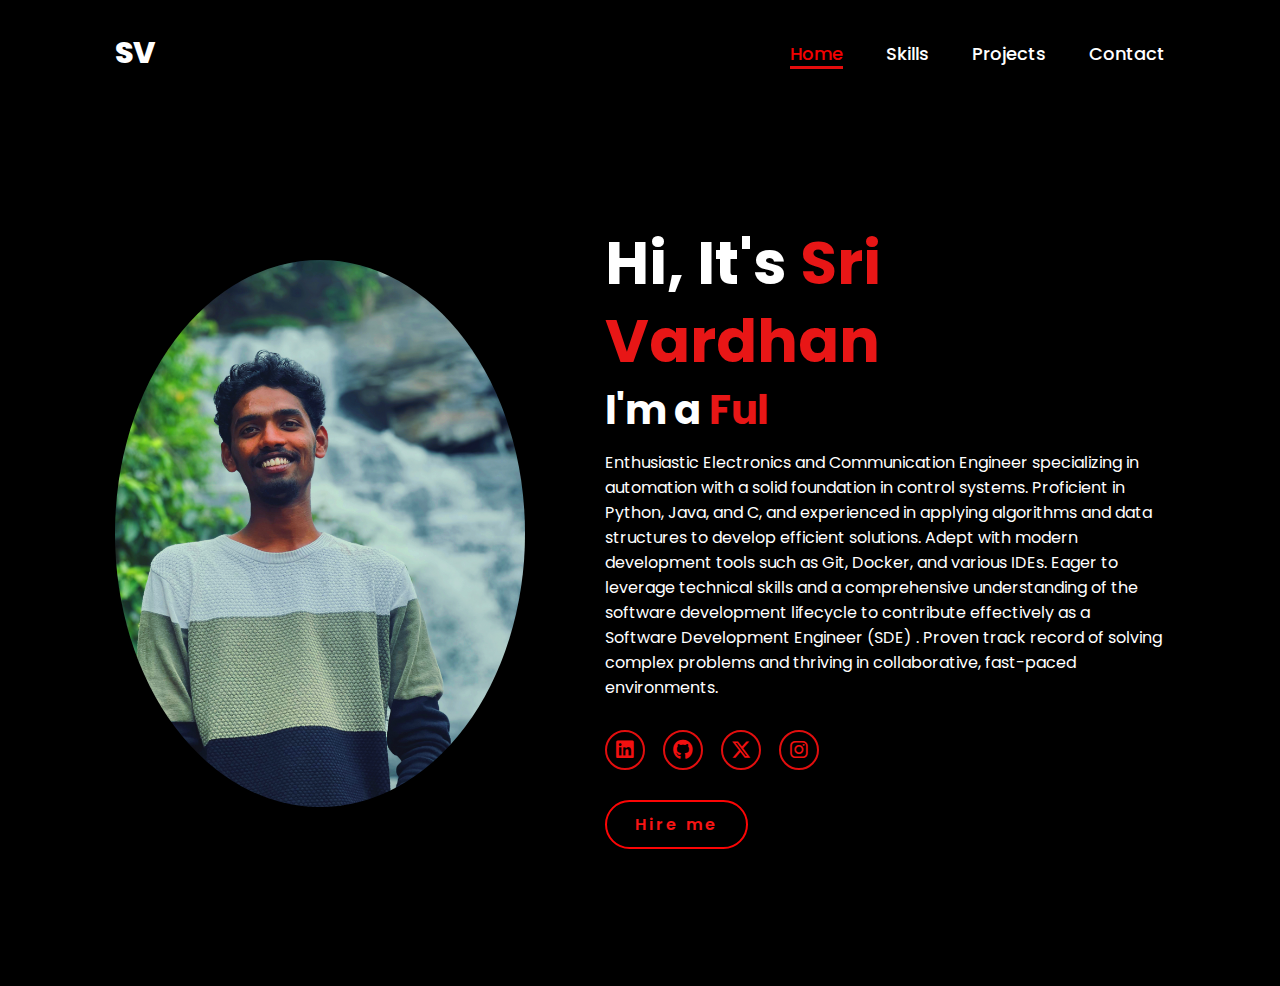
<file: New folder/index.html>
<!DOCTYPE html>
<html lang="en">

<head>
    <meta charset="UTF-8">
    <meta name="viewport" content="width=device-width, initial-scale=1.0">
    <link rel="stylesheet" href="https://cdnjs.cloudflare.com/ajax/libs/font-awesome/6.5.2/css/all.min.css">
    <link rel="stylesheet" href="style.css">
    <title>Portfolio Website</title>
</head>

<body>
    <header>
        <a href="index.html" class="logo">SV</a>
        <div class="hamburger" id="hamburger">
            <i class="fas fa-bars"></i>
        </div>
        <nav>
            <a href="index.html" class="active">Home</a>
            <a href="skills.html">Skills</a>
            <a href="education.html">Projects</a>
            <a href="contact.html">Contact</a>
        </nav>
    </header>
    <section class="home">
        <div class="home-img">
            <img src="main.jpg" alt="">
        </div>
        <div class="home-content">
            <h1>Hi, It's <span>Sri Vardhan</span></h1>
            <h3 class="typing-text">I'm a <span id="typing"></span></h3>
            <script>
                document.addEventListener("DOMContentLoaded", function() {
                    const typingElement = document.getElementById("typing");
                    const words = ["Full stack Developer", "Automation Engineer", "PLC Programmer", "Electronics Engineer",""];
                    let wordIndex = 0;
                    let charIndex = 0;
                    let currentWord = "";
                    let isDeleting = false;

                    function type() {
                        if (isDeleting) {
                            currentWord = words[wordIndex].substring(0, charIndex--);
                        } else {
                            currentWord = words[wordIndex].substring(0, charIndex++);
                        }

                        typingElement.textContent = currentWord;

                        if (!isDeleting && charIndex === words[wordIndex].length) {
                            isDeleting = true;
                            setTimeout(type, 2000);
                        } else if (isDeleting && charIndex === 0) {
                            isDeleting = false;
                            wordIndex = (wordIndex + 1) % words.length;
                            setTimeout(type, 500);
                        } else {
                            setTimeout(type, isDeleting ? 100 : 200);
                        }
                    }

                    type();
                });
            </script>
            <p>Enthusiastic Electronics and Communication Engineer specializing in automation with a solid foundation in control systems. Proficient in Python, Java, and C, and experienced in applying algorithms and data structures to develop efficient solutions. Adept with modern development tools such as Git, Docker, and various IDEs. Eager to leverage technical skills and a comprehensive understanding of the software development lifecycle to contribute effectively as a Software Development Engineer (SDE) . Proven track record of solving complex problems and thriving in collaborative, fast-paced environments.</p>
            </p>
            <div class="social-icons">
                <a href="https://www.linkedin.com/in/p-n-s-sri-vardhan-03179a253/"><i class="fa-brands fa-linkedin"></i></a>
                <a href="https://github.com/Srivardhan06"><i class="fa-brands fa-github"></i></a>
                <a href="https://twitter.com/your-profile"><i class="fa-brands fa-x-twitter"></i></a>
                <a href="https://www.instagram.com/__srivardhan__/"><i class="fa-brands fa-instagram"></i></a>
            </div>
            <a href="#" class="btn">Hire me</a>
            <script>
                document.addEventListener("DOMContentLoaded", function() {
                    document.querySelector(".btn").addEventListener("click", function() {
                        window.location.href = "mailto:srivardhan466@gmail.com?subject=Hiring Inquiry";
                    });
                });
            </script>
        </div>
    </section>
    <script>
        document.addEventListener("DOMContentLoaded", function() {
            const hamburger = document.getElementById("hamburger");
            const nav = document.querySelector("nav");

            hamburger.addEventListener("click", function() {
                nav.classList.toggle("active");
            });
        });
    </script>


</body>

</html>
</file>
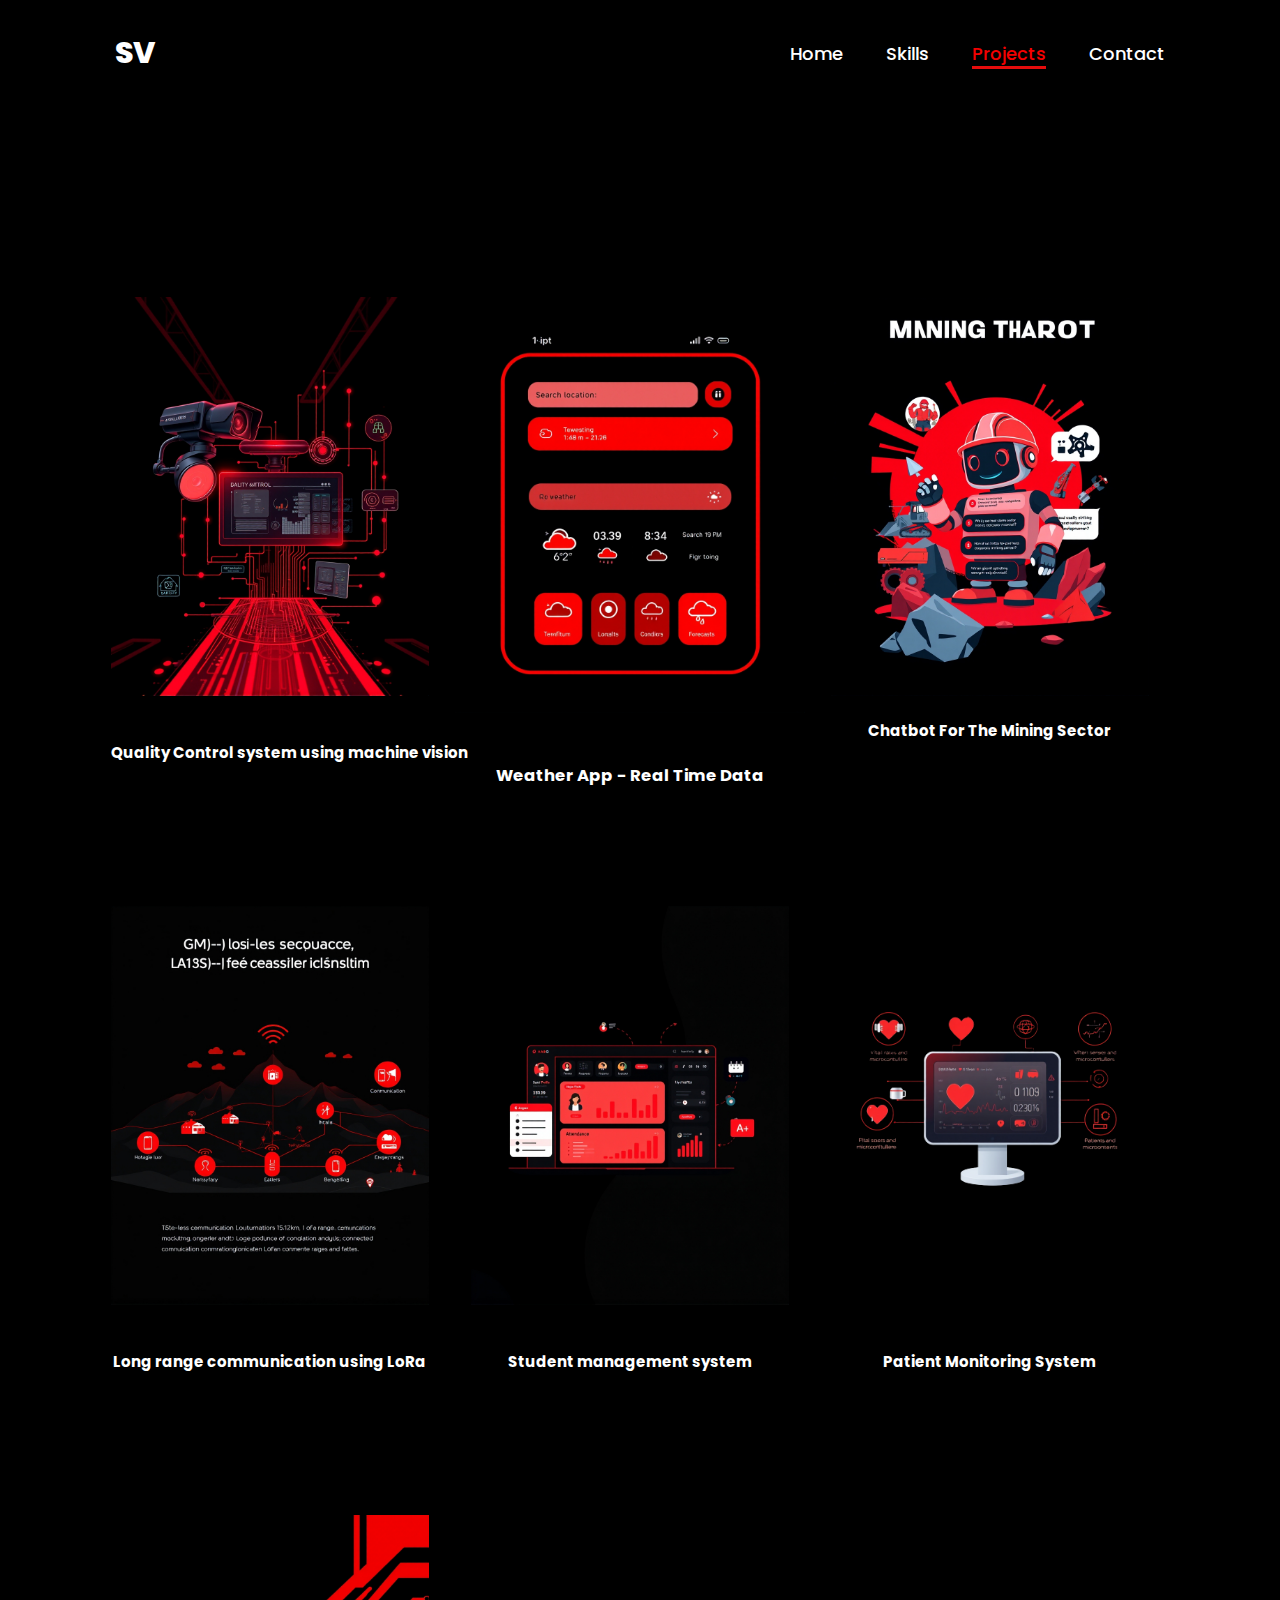
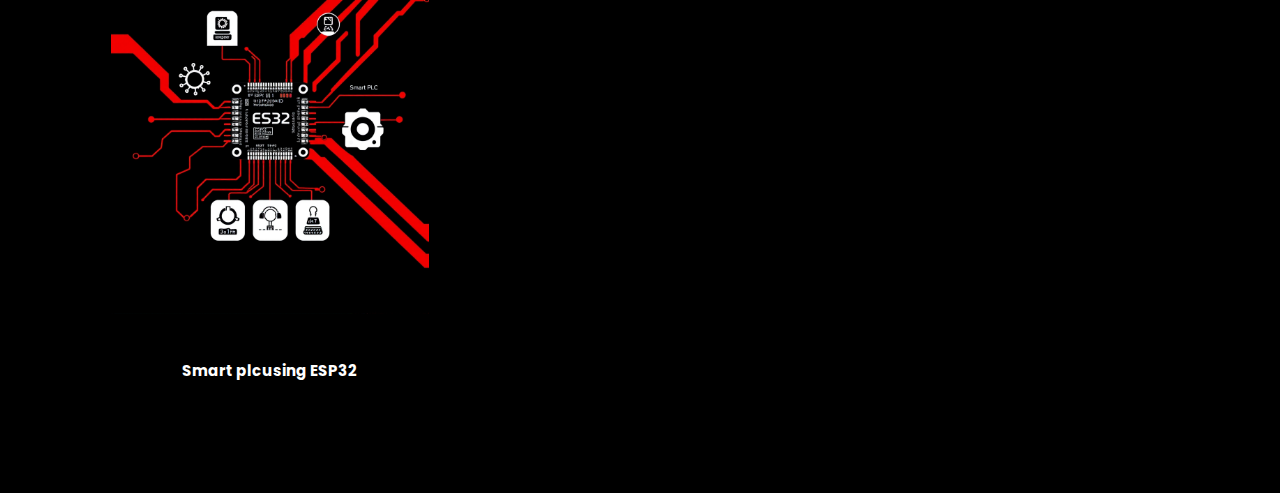
<file: New folder/education.html>
<!DOCTYPE html>
<html lang="en">
<head>
    <meta charset="UTF-8">
    <meta name="viewport" content="width=device-width, initial-scale=1.0">
    <link rel="stylesheet" href="https://cdnjs.cloudflare.com/ajax/libs/font-awesome/6.5.2/css/all.min.css">
    <title>Projects - Sri vardhan</title>
    <link rel="stylesheet" href="style.css">
    <link rel="stylesheet" href="education.css">
</head>
<body>
    <header>
        <a href="index.html" class="logo">SV</a>
        <div class="hamburger" id="hamburger">
            <i class="fas fa-bars"></i>
        </div>
        <nav>
            <a href="index.html">Home</a>
            <a href="skills.html">Skills</a>
            <a href="education.html" class="active">Projects</a>
            <a href="contact.html">Contact</a>
        </nav>
    </header>
    <main>
        <section class="projects">
            <div class="project-grid">
                <div class="project" onclick="openProjectDetail('project1')">
                    <img src="ml.png" alt="Project 1">
                    <h2 style="text-align: center; margin-top: 40px;">Quality Control system using machine vision</h2>
                </div>
                <div class="project" onclick="openProjectDetail('project2')">
                    <img src="wa.png" alt="Project 2">
                    <h2 style="text-align: center; margin-top: 40px;">Weather App - Real Time Data</h2>
                </div>
                <div class="project" onclick="openProjectDetail('project3')">
                    <img src="cb.png" alt="Project 3">
                    <h2 style="text-align: center; margin-top: 18px;">Chatbot For The Mining Sector</h2>
                </div>
                <div class="project" onclick="openProjectDetail('project4')">
                    <img src="lora.png" alt="Project 4">
                    <h2 style="text-align: center; margin-top: 40px;"> Long range communication using LoRa</h2>
                </div>
                <div class="project" onclick="openProjectDetail('project5')">
                    <img src="most.png" alt="Project 5">
                    <h2 style="text-align: center; margin-top: 40px;">Student management system</h2>
                </div>
                <div class="project" onclick="openProjectDetail('project6')">
                    <img src="ms.png" alt="Project 6">
                    <h2 style="text-align: center; margin-top: 40px;">Patient Monitoring System</h2>
                </div>
                <div class="project" onclick="openProjectDetail('project7')">
                    <img src="plc.png" alt="Project 7">
                    <h2 style="text-align: center; margin-top: 40px;">Smart plcusing ESP32</h2>
                </div>
                <!-- Add more projects as needed -->
            </div>
        </section>

        <style>
            .projects {
                padding: 50px;
                overflow-x: auto;
                white-space: nowrap;
            }

            .project-grid {
                display: flex;
                gap: 20px;
                flex-wrap: wrap;
            }

            .project {
                display: inline-block;
                border: 1px solid #ccc;
                padding: 10px;
                cursor: pointer;
                transition: transform 0.2s, border-color 0.2s;
                width: calc(33.33% - 20px); /* Adjust the width to fit three boxes in a row with gap */
                margin-top: 100px; /* Adjust the margin to move the boxes down */
            }

            .project img {
                max-width: 100%;
                height: auto;
            }

            .project:hover {
                transform: scale(1.05);
            }

            .project.active {
                border-color: #000;
                transform: scale(1.1);
            }

            @media (max-width: 768px) {
                .project {
                    width: 100%; /* Two projects per row on tablets */
                }
            }

            @media (max-width: 480px) {
                .project {
                    width: 100%; /* One project per row on mobile */
                }
            }
        </style>

        <script>
            const projects = document.querySelectorAll('.project');

            function highlightCenterProject() {
                const centerX = window.innerWidth / 2;
                let closestProject = null;
                let closestDistance = Infinity;

                projects.forEach(project => {
                    const rect = project.getBoundingClientRect();
                    const projectCenterX = rect.left + rect.width / 2;
                    const distance = Math.abs(centerX - projectCenterX);

                    if (distance < closestDistance) {
                        closestDistance = distance;
                        closestProject = project;
                    }
                });

                projects.forEach(project => project.classList.remove('active'));
                if (closestProject) {
                    closestProject.classList.add('active');
                }
            }

            window.addEventListener('scroll', highlightCenterProject);
            window.addEventListener('resize', highlightCenterProject);
            highlightCenterProject();
        </script>
    </main>

    <!-- Project Detail Modal -->
    <div id="projectDetailModal" class="modal">
        <div class="modal-content">
            <span class="close" onclick="closeProjectDetail()">&times;</span>
            <div id="projectDetailContent"></div>
        </div>
    </div>

    <script>
        function openProjectDetail(projectId) {
            var modal = document.getElementById("projectDetailModal");
            var content = document.getElementById("projectDetailContent");
            // Load project details based on projectId
            let projectDetails = {
                project1: {
                    title: "<h2 style='font-size: 2em; text-align: center;'>Quality Control system using machine vision</h2>",
                    description: "<p style='font-size: 1.2em;'>Quality control system using machine vision is a system that uses computer vision to inspect the quality of products. It is used in manufacturing to automate the inspection process and ensure that products meet the required quality standards. The system uses cameras and image processing algorithms to detect defects and anomalies in products, such as scratches, dents, and other imperfections. It can be used in a variety of industries, including automotive, electronics, and food production.</p>",
                    technologies: "<h3 style='font-size: 1.5em; margin-top: 20px;'>Technologies and Languages Used:</h3><ul style='font-size: 1.2em; margin-top: 10px;'><li>YOLO</li><li>Image Processing Algorithms</li><li>Computer Vision</li><li>Python</li></ul>",
                    button: "<div style='text-align: center; margin-top: 20px;'><button style='background-color: green; color: white;' onclick=\"window.location.href='https://github.com/PNSSVARDHAN/Brand_recognization'\">View on GitHub</button></div>"
                },
                project2: {
                    title: "<h2 style='font-size: 2em; text-align: center;'>Weather App - Real Time Data</h2>",
                    description: "<p style='font-size: 1.2em;'>Weather App is a web application that provides real-time weather data for a given location. It uses APIs to fetch weather data from various sources and displays it in an easy-to-read format. Users can enter a location and get detailed information about the current weather conditions, temperature, humidity, wind speed, and more. The app also provides forecasts for the next few days, allowing users to plan their activities accordingly.</p>",
                    technologies: "<h3 style='font-size: 1.5em; margin-top: 20px;'>Technologies and Languages Used:</h3><ul style='font-size: 1.2em; margin-top: 10px;'><li>HTML</li><li>CSS</li><li>JavaScript</li><li>Weather API</li></ul>",
                    button: "<div style='text-align: center; margin-top: 20px;'><button style='background-color: green; color: white;' onclick=\"window.location.href='https://github.com/PNSSVARDHAN/Weather---Real-time-data'\">View on GitHub</button></div>"
                },
                project3: {
                    title: "<h2 style='font-size: 2em; text-align: center;'>Chatbot For The Mining Sector</h2>",
                    description: "<p style='font-size: 1.2em;'>Chatbot for the mining sector is a conversational agent that helps mining companies improve their customer service and support. It can answer common questions, provide information about products and services, and assist with troubleshooting and problem-solving. The chatbot is designed to be user-friendly and easy to interact with, allowing customers to get the help they need quickly and efficiently.</p>",
                    technologies: "<h3 style='font-size: 1.5em; margin-top: 20px;'>Technologies and Languages Used:</h3><ul style='font-size: 1.2em; margin-top: 10px;'><li>Chatbot Framework</li><li>NLP</li><li>Python</li><li>Machine Learning</li></ul>",
                    button: "<div style='text-align: center; margin-top: 20px;'><button style='background-color: green; color: white;' onclick=\"window.location.href='https://github.com/PNSSVARDHAN/Chatbot'\">View on GitHub</button></div>"
                },
                project4: {
                    title: "<h2 style='font-size: 2em; text-align: center;'>Long range communication using LoRa</h2>",
                    description: "<p style='font-size: 1.2em;'>Long-range communication using LoRa is a wireless technology that enables devices to communicate over long distances with low power consumption. It is ideal for applications that require long-range connectivity, such as smart agriculture, smart cities, and industrial automation. LoRa uses spread spectrum modulation to achieve long-range communication and can transmit data over several kilometers without the need for repeaters or cellular networks.</p>",
                    technologies: "<h3 style='font-size: 1.5em; margin-top: 20px;'>Technologies and Languages Used:</h3><ul style='font-size: 1.2em; margin-top: 10px;'><li>LoRa</li><li>IoT</li><li>Wireless Communication</li><li>Arduino</li></ul>",
                    button: "<div style='text-align: center; margin-top: 20px;'><button style='background-color: green; color: white;' onclick=\"window.location.href='https://github.com/PNSSVARDHAN/Lora'\">View on GitHub</button></div>"
                },
                project5: {
                    title: "<h2 style='font-size: 2em; text-align: center;'>Staff management system</h2>",
                    description: "<p style='font-size: 1.2em;'>Staff management system is a software application that helps organizations manage their employees' information, schedules, and performance. It can automate tasks such as payroll processing, attendance tracking, and performance evaluations, making it easier for HR departments to manage their workforce efficiently. The system can also generate reports and analytics to help organizations make data-driven decisions about their staffing needs and performance.</p>",
                    technologies: "<h3 style='font-size: 1.5em; margin-top: 20px;'>Technologies and Languages Used:</h3><ul style='font-size: 1.2em; margin-top: 10px;'><li>Database Management</li><li>Web Development</li><li>Employee Management</li><li>PHP</li></ul>",
                    button: "<div style='text-align: center; margin-top: 20px;'><button style='background-color: green; color: white;' onclick=\"window.location.href='https://github.com/PNSSVARDHAN/staff_management_system'\">View on GitHub</button></div>"
                },
                project6: {
                    title: "<h2 style='font-size: 2em; text-align: center;'>Patient Monitoring System</h2>",
                    description: "<p style='font-size: 1.2em;'>Patient monitoring system is a healthcare technology that allows medical professionals to monitor patients' vital signs and health status in real-time. It can track parameters such as heart rate, blood pressure, oxygen saturation, and temperature, providing valuable data for diagnosis and treatment. The system can alert healthcare providers to any abnormalities or changes in a patient's condition, allowing for timely intervention and improved patient outcomes.</p>",
                    technologies: "<h3 style='font-size: 1.5em; margin-top: 20px;'>Technologies and Languages Used:</h3><ul style='font-size: 1.2em; margin-top: 10px;'><li>Healthcare Technology</li><li>IoT</li><li>Real-time Monitoring</li><li>Medical Devices</li></ul>",
                    button: "<div style='text-align: center; margin-top: 20px;'><button style='background-color: green; color: white;' onclick=\"window.location.href='https://github.com/PNSSVARDHAN/Patient_monitoring_system'\">View on GitHub</button></div>"
                },
                project7: {
                    title: "<h2 style='font-size: 2em; text-align: center;'>Smart PLC using ESP32</h2>",
                    description: "<p style='font-size: 1.2em;'>Smart PLC using ESP32 is a programmable logic controller (PLC) that uses the ESP32 microcontroller to control industrial processes and machinery. It can be programmed to automate tasks, monitor sensors, and communicate with other devices over a network. The smart PLC is designed to be flexible, reliable, and easy to use, making it ideal for a wide range of industrial applications.</p>",
                    technologies: "<h3 style='font-size: 1.5em; margin-top: 20px;'>Technologies and Languages Used:</h3><ul style='font-size: 1.2em; margin-top: 10px;'><li>PLC Programming</li><li>Industrial Automation</li><li>ESP32</li><li>IoT</li></ul>",
                    button: "<div style='text-align: center; margin-top: 20px;'><button style='background-color: green; color: white;' onclick=\"window.location.href='https://github.com/PNSSVARDHAN/PLC-ESP32'\">View on GitHub</button></div>"
                }
            };

            let project = projectDetails[projectId];
            if (project) {
                content.innerHTML = `${project.title}${project.description}${project.technologies || ''}${project.button || ''}`;
            } else {
                content.innerHTML = "<h2>Project Details</h2><p>Project description and details go here.</p>";
            }
            modal.style.display = "block";
        }

        function closeProjectDetail() {
            var modal = document.getElementById("projectDetailModal");
            modal.style.display = "none";
        }

        window.onclick = function(event) {
            var modal = document.getElementById("projectDetailModal");
            if (event.target == modal) {
                modal.style.display = "none";
            }
        }
    </script>

    <style>
        .projects {
            padding: 100px;
        }

        .project-grid {
            display: flex;
            flex-wrap: wrap;
            gap: 20px;
        }

        .project {
            border: 1px solid #000000;
            padding: 10px;
            cursor: pointer;
            transition: transform 0.2s;
        }

        .project:hover {
            transform: scale(1.05);
        }

        .project img {
            max-width: 100%;
            height: auto;
        }

        .modal {
            display: none;
            position: fixed;
            z-index: 1;
            left: 0;
            top: 0;
            width: 100%;
            height: 100%;
            overflow: auto;
            background-color: rgb(0,0,0);
            background-color: rgba(0,0,0,0.4);
        }

        .modal-content {
            background-color: #000000;
            margin: 15% auto;
            padding: 20px;
            border: 1px solid #888;
            width: 80%;
        }

        .close {
            color: #ffffff;
            float: right;
            font-size: 28px;
            font-weight: bold;
        }

        .close:hover,
        .close:focus {
            color: rgb(255, 255, 255);
            text-decoration: none;
            cursor: pointer;
        }
    </style>


    <script src="script.js"></script>

</body>
</html>
</file>
<file: New folder/style.css>
@import url('https://fonts.googleapis.com/css2?family=Poppins:wght@100;200;300;400;500;600&display=swap');

* {
    margin: 0;
    padding: 0;
    box-sizing: border-box;
    text-decoration: none;
    border: none;
    outline: none;
    font-family: 'Poppins', sans-serif;
}


/* Add your existing CSS here */



/* Styles for mobile view */

@media (max-width: 768px) {

    .hamburger {
        display: block;
        position: absolute;
        top: 20px;
        right: 20px;
        cursor: pointer;
    }

    nav {
        display: none;
        flex-direction: column;
        align-items: center;
        position: absolute;
        top: 60px;
        right: 20px; /* Adjusted to move the box somewhat left */
        background-color: #fff;
        width: 100%;
        box-shadow: 0 4px 8px rgba(0, 0, 0, 0.1);
    }

    nav.active {
        display: flex;
    }

    nav a {
        padding: 10px 20px;
        width: 100%;
        text-align: center;
        border-bottom: 1px solid #ddd;
    }

}

html {
    font-size: 62.5%;
}

body {
    width: 100%;
    height: 100vh;
    overflow-x: hidden;
    background-color: black;
    color: white;
}

header {
    margin-top: 20px;
    position: fixed;
    top: 0;
    left: 0;
    width: 100%;
    padding: 1rem 9%;
    background-color: black;
    filter: drop-shadow(10px);
    display: flex;
    justify-content: space-between;
    align-items: center;
    z-index: 100;
    position: sticky;
}


.logo {
    font-size: 3rem;
    color: #ffffff;
    font-weight: 800;
    cursor: pointer;
    transition: 0.5s ease;
}

.logo:hover {
    transform: scale(1.1);
}

.hamburger {
    display: none;
    cursor: pointer;
    font-size: 2.5rem;
    color: white;
}

nav a {
    font-size: 1.8rem;
    color: white;
    margin-left: 4rem;
    font-weight: 500;
    transition: 0.3s ease;
    border-bottom: 3px solid transparent;
}

nav a:hover,
nav a.active {
    color: #f40000;
    border-bottom: 3px solid #e60c0c;
}














@media(max-width:995px) {
    .hamburger {
        display: block;
    }

    nav {
        position: absolute;
        display: none;
        top: 5rem;
        right: 0;
        width: 40%;
        border-left: 3px solid #e80202;
        border-bottom: 3px solid #e50303;
        border-bottom-left-radius: 2rem;
        padding: 1rem solid;
        background-color: #161616;
        border-top: 0.1rem solid rgba(0, 0, 0, 0.1);
    }

    nav.active {
        display: block;
    }

    nav a {
        display: block;
        font-size: 2rem;
        margin: 3rem 0;
    }

    nav a:hover,
    nav a.active {
        padding: 1rem;
        border-radius: 0.5rem;
        border-bottom: 0.5rem solid #de1414;
    }
}
















section {
    min-height: 100vh;
    padding: 5rem 9% 5rem;
}

.home {
    display: flex;
    justify-content: center;
    align-items: center;
    gap: 8rem;
    background-color: black;
}

.home .home-content h1 {
    font-size: 6rem;
    font-weight: 700;
    line-height: 1.3;
}

span {
    color: #e81616;
}

.home-content h3 {
    font-size: 4rem;
    margin-bottom: 1rem;
    font-weight: 700;
}

.home-content p {
    font-size: 1.6rem;
}

.home-img {
    border-radius: 50%;
}






















.home-img img {
    position: relative;
    width: 32vw;
    border-radius: 50%;
    box-shadow: 0 0 25px solid #e70909;
    cursor: pointer;
    transition: 0.2s linear;
}

.home-img img:hover {
    font-size: 1.8rem;
    font-weight: 500;
}

.social-icons a {
    display: inline-flex;
    justify-content: center;
    align-items: center;
    width: 4rem;
    height: 4rem;
    background-color: transparent;
    border: 0.2rem solid #e20e0e;
    font-size: 2rem;
    border-radius: 50%;
    margin: 3rem 1.5rem 3rem 0;
    transition: 0.3s ease;
    color: #f11010;
}

.social-icons a:hover {
    color: black;
    transform: scale(1.3) translateY(-5px);
    background-color: #e80f0f;
    box-shadow: 0 0 25px #da0707;
}


















.btn {
    display: inline-block;
    padding: 1rem 2.8rem;
    background-color: black;
    border-radius: 4rem;
    font-size: 1.6rem;
    color: #f61414;
    letter-spacing: 0.3rem;
    font-weight: 600;
    border: 2px solid #fc0505;
    transition: 0.3s ease;
    cursor: pointer;
}

.btn:hover {
    transform: scale3d(1.03);
    background-color: #fd0a0a;
    color: black;
    box-shadow: 0 0 25px #e80303;
}




















@media (max-width: 1000px) {
    .home {
        gap: 4rem;
    }
}

@media(max-width:995px) {
    .home {
        flex-direction: column;
        margin: 5rem 4rem;
    }

    .home .home-content h3 {
        font-size: 2.5rem;
    }

    .home-content h1 {
        font-size: 5rem;
    }

    .home-img img {
        width: 70vw;
        margin-top: 4rem;
    }
}
</file>
<file: New folder/education.css>
.projects {
    padding: 5rem 9%;
    background-color: black;
    color: white;
    text-align: center;
}

.projects h1 {
    font-size: 4rem;
    margin-bottom: 3rem;
    color: #b74b4b;
}

.projects-container {
    display: grid;
    grid-template-columns: repeat(auto-fit, minmax(300px, 1fr));
    gap: 2rem;
}

.project-card {
    background-color: #161616;
    padding: 2rem;
    border-radius: 1rem;
    box-shadow: 0 0 15px rgba(0, 0, 0, 0.5);
    transition: 0.3s ease;
}

.project-card:hover {
    transform: scale(1.05);
    box-shadow: 0 0 25px #b74b4b;
}

.project-card img {
    width: 100%;
    height: 200px;
    object-fit: cover;
    border-radius: 1rem;
    margin-bottom: 1.5rem;
}

.project-card h3 {
    font-size: 2rem;
    color: #b74b4b;
    margin-bottom: 1rem;
}

.project-card p {
    font-size: 1.6rem;
    color: white;
    margin-bottom: 1.5rem;
}

.project-card .btn {
    padding: 1rem 2.8rem;
    background-color: black;
    border-radius: 4rem;
    font-size: 1.6rem;
    color: #b74b4b;
    letter-spacing: 0.3rem;
    font-weight: 600;
    border: 2px solid #b74b4b;
    transition: 0.3s ease;
    cursor: pointer;
}

.project-card .btn:hover {
    background-color: #b74b4b;
    color: black;
}
</file>
